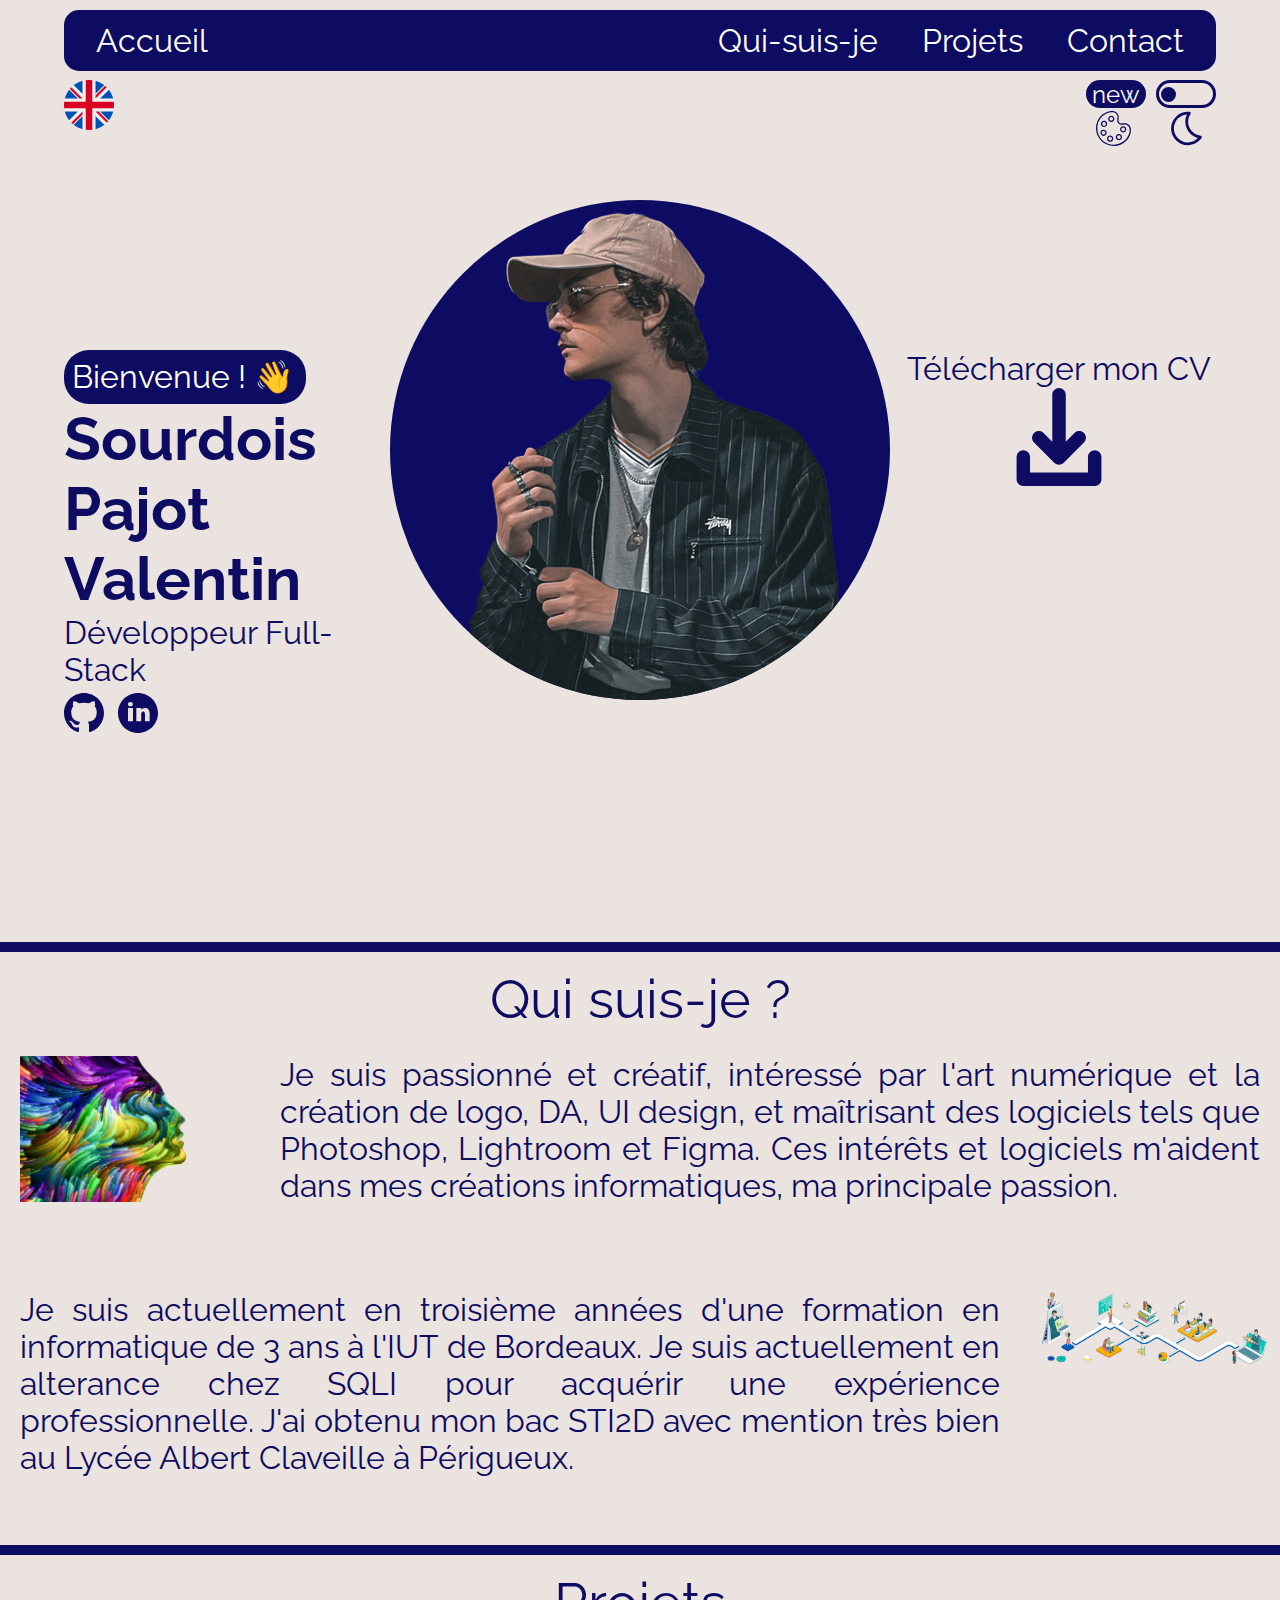
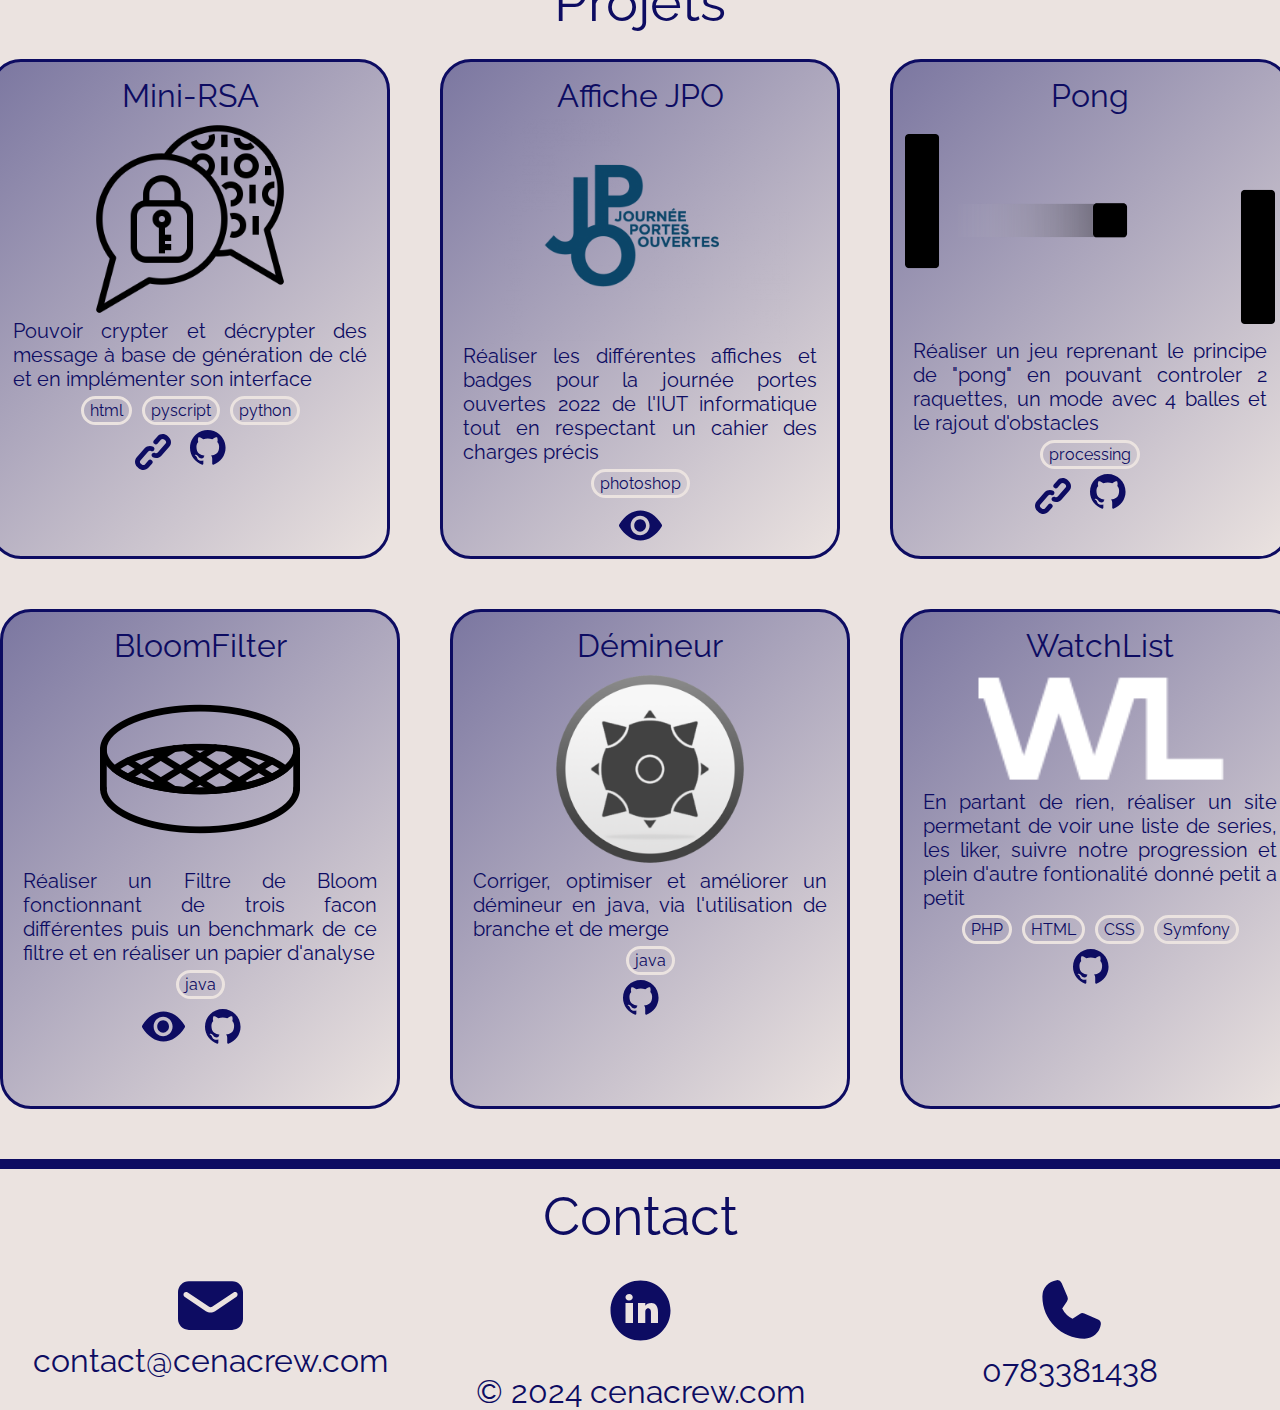
<file: index.html>
<!DOCTYPE html>
<html lang="fr">
<head>
    <meta charset="utf-8">
    <meta name="viewport" content="initial-scale=1, width=device-width">
    <title>Portfolio</title>
    <meta name="description" content="">
	<link rel="icon" href="./files/img/pp.ico">
    <link rel="stylesheet" href="./global.css" />
    <link rel="stylesheet" href="./index.css" />
    <link rel="stylesheet" href="https://fonts.googleapis.com/css2?family=Raleway:wght@400;500;600;700&display=swap" />
</head>

<body>
    <div class="content">
		<!---Accueil-->
		<div id="accueil">
		
			<!---Menu-->
			<div class="navv">
				<ul>
					<li class="m"><a href="#accueil">Accueil</a></li>
					<div>
						<li class="m"><a href="#QSJ">Qui-suis-je</a></li>
						<li class="m"><a href="#projets">Projets</a></li>
						<li class="m"><a href="#contact">Contact</a></li>
					</div>
				</ul>
			</div>
		
			

			<!---Features-->
			<div class="features">
				<img id="uk" alt="UK Flag" src="./files/img/uk.png">
				<div class="settings">
					<div class="colors">
						<p class="s-button s">new</p>
						<svg width="35px" id="palette" viewBox="0 0 324.99 324.99">
							<path  class="svg" d="M307.6,129.885c-11.453-11.447-23.783-16.778-38.805-16.778c-6.189,0-12.056,0.858-17.729,1.688
								c-5.094,0.745-9.905,1.449-14.453,1.45c-8.27,0-14.197-2.397-19.82-8.017c-10.107-10.101-8.545-20.758-6.569-34.25
								c2.357-16.096,5.291-36.127-15.101-56.508C183.578,5.932,167.848,0.081,148.372,0.081c-37.296,0-78.367,21.546-99.662,42.829
								C17.398,74.205,0.1,115.758,0,159.917c-0.1,44.168,17.018,85.656,48.199,116.82c31.077,31.061,72.452,48.168,116.504,48.171
								c0.005,0,0.007,0,0.013,0c44.315,0,86.02-17.289,117.428-48.681c17.236-17.226,32.142-44.229,38.9-70.471
								C329.291,173.738,324.517,146.793,307.6,129.885z M309.424,202.764c-6.16,23.915-20.197,49.42-35.763,64.976
								c-29.145,29.129-67.833,45.17-108.946,45.169c-0.002,0-0.009,0-0.011,0c-40.849-0.003-79.211-15.863-108.023-44.659
								C27.777,239.36,11.908,200.896,12,159.944c0.092-40.962,16.142-79.512,45.191-108.545c19.071-19.061,57.508-39.317,91.18-39.317
								c16.18,0,29.056,4.669,38.269,13.877c16.127,16.118,13.981,30.769,11.71,46.28c-2.067,14.116-4.41,30.115,9.96,44.478
								c7.871,7.866,16.864,11.529,28.304,11.528c5.421-0.001,10.895-0.802,16.189-1.576c5.248-0.768,10.676-1.562,15.992-1.562
								c7.938,0,18.557,1.508,30.322,13.267C317.724,156.971,313.562,186.699,309.424,202.764z"/>
							<path class="svg" d="M142.002,43.531c-1.109,0-2.233,0.065-3.342,0.192c-15.859,1.824-27.33,16.199-25.571,32.042
								c1.613,14.631,13.93,25.665,28.647,25.665c1.105,0,2.226-0.065,3.332-0.191c15.851-1.823,27.326-16.191,25.581-32.031
								C169.032,54.57,156.716,43.531,142.002,43.531z M143.7,89.317c-0.652,0.075-1.313,0.113-1.963,0.113
								c-8.59,0-15.778-6.441-16.721-14.985c-1.032-9.296,5.704-17.729,15.016-18.8c0.655-0.075,1.317-0.114,1.971-0.114
								c8.587,0,15.775,6.446,16.72,14.993C159.747,79.816,153.006,88.247,143.7,89.317z"/>
							<path class="svg" d="M102.997,113.64c-1.72-7.512-6.261-13.898-12.784-17.984c-4.597-2.881-9.889-4.404-15.304-4.404
								c-10.051,0-19.254,5.079-24.618,13.587c-4.14,6.566-5.472,14.34-3.75,21.888c1.715,7.52,6.261,13.92,12.799,18.018
								c4.596,2.88,9.888,4.402,15.303,4.402c10.051,0,19.255-5.078,24.624-13.593C103.401,128.975,104.726,121.193,102.997,113.64z
								 M89.111,129.16c-3.153,5.001-8.563,7.986-14.469,7.986c-3.158,0-6.246-0.889-8.93-2.57c-3.817-2.393-6.471-6.128-7.472-10.518
								c-1.008-4.417-0.227-8.97,2.2-12.819c3.153-5.001,8.562-7.987,14.468-7.987c3.158,0,6.246,0.89,8.933,2.573
								c3.806,2.384,6.454,6.11,7.458,10.493C92.312,120.743,91.534,125.306,89.111,129.16z"/>
							<path class="svg" d="M70.131,173.25c-3.275,0-6.516,0.557-9.63,1.654c-15.055,5.301-23.05,21.849-17.821,36.892
								c4.032,11.579,14.984,19.358,27.254,19.358c3.276,0,6.517-0.556,9.637-1.652c15.065-5.301,23.053-21.854,17.806-36.896
								C93.346,181.029,82.397,173.25,70.131,173.25z M75.589,218.182c-1.836,0.646-3.738,0.973-5.655,0.973
								c-7.168,0-13.566-4.543-15.921-11.302c-3.063-8.814,1.636-18.518,10.476-21.63c1.83-0.645,3.729-0.973,5.643-0.973
								c7.165,0,13.56,4.542,15.914,11.304C89.12,205.37,84.429,215.072,75.589,218.182z"/>
							<path class="svg" d="M140.817,229.415c-3.071-1.066-6.266-1.606-9.496-1.606c-12.307,0-23.328,7.804-27.431,19.429
								c-2.566,7.317-2.131,15.185,1.229,22.151c3.349,6.943,9.204,12.163,16.486,14.696c3.075,1.071,6.274,1.614,9.51,1.614
								c12.3,0,23.314-7.811,27.409-19.439c2.574-7.31,2.143-15.175-1.216-22.145C153.958,237.165,148.103,231.945,140.817,229.415z
								 M147.206,262.275c-2.407,6.834-8.873,11.425-16.091,11.425c-1.888,0-3.759-0.318-5.563-0.947c-4.253-1.48-7.67-4.524-9.623-8.575
								c-1.965-4.074-2.219-8.68-0.718-12.957c2.408-6.825,8.883-11.411,16.11-11.411c1.888,0,3.759,0.317,5.561,0.942
								c4.248,1.475,7.663,4.52,9.616,8.573C148.46,253.399,148.711,257.998,147.206,262.275z"/>
							<path class="svg" d="M212.332,213.811c-5.466,0-10.81,1.55-15.448,4.479c-13.525,8.521-17.652,26.427-9.193,39.927
								c5.315,8.445,14.463,13.488,24.469,13.488c5.458,0,10.796-1.545,15.434-4.464c13.541-8.507,17.663-26.419,9.19-39.926
								C231.486,218.86,222.345,213.811,212.332,213.811z M221.205,257.082c-2.725,1.715-5.853,2.622-9.045,2.622
								c-5.857,0-11.207-2.946-14.307-7.87c-4.947-7.896-2.513-18.39,5.433-23.395c2.724-1.72,5.852-2.629,9.047-2.629
								c5.854,0,11.192,2.944,14.283,7.878C231.577,241.597,229.151,252.09,221.205,257.082z"/>
							<path class="svg" d="M255.384,141.998c-1.06-0.117-2.134-0.176-3.194-0.176c-14.772,0-27.174,11.068-28.846,25.747
								c-0.876,7.698,1.297,15.266,6.118,21.311c4.812,6.03,11.686,9.821,19.369,10.676c1.053,0.114,2.12,0.173,3.175,0.173
								c14.754,0,27.164-11.067,28.869-25.748c0.886-7.688-1.277-15.247-6.091-21.288C269.97,146.651,263.082,142.853,255.384,141.998z
								 M268.955,172.602c-1.001,8.624-8.287,15.127-16.948,15.127c-0.621,0-1.251-0.034-1.86-0.101c-4.48-0.498-8.494-2.712-11.303-6.231
								c-2.819-3.534-4.089-7.963-3.575-12.47c0.98-8.611,8.255-15.104,16.922-15.104c0.623,0,1.256,0.035,1.875,0.104
								c4.498,0.499,8.523,2.717,11.334,6.244C268.209,163.697,269.472,168.114,268.955,172.602z"/>
						</svg>
					</div>
					
					<!---DarkMode-->
					<div class="darkmode">
						<label class="switch s-button">
							<input type="checkbox" onclick="DMFunction()">
							<span class="slider round"></span>
						</label>
						<svg width="35px" viewBox="0 0 512 512">
							<path id="moon" class="svg" d="m275.4,500.7c-135,0-244.7-109.8-244.7-244.7 1.06581e-14-134.9 109.8-244.7 244.7-244.7 8.2,0 16.4,0.4 24.6,1.2 7.2,0.7 13.5,5.2 16.5,11.7s2.4,14.2-1.6,20.2c-23,33.8-35.2,73.3-35.2,114.2 0,105 78.7,192.2 183.2,202.6 7.2,0.7 13.5,5.2 16.5,11.7 3.1,6.5 2.4,14.2-1.6,20.2-45.8,67.4-121.4,107.6-202.4,107.6zm-12.5-448c-106.5,6.5-191.2,95.2-191.2,203.3 1.42109e-14,112.3 91.4,203.7 203.7,203.7 56.4,0 109.6-23.4 147.8-63.7-46.2-11.7-88.1-36.8-120.8-72.6-41.1-45.2-63.8-103.6-63.8-164.6 0.1-37.1 8.4-73.2 24.3-106.1z"/>
						</svg>
					</div>		
				</div>	
			</div>
		
			<script>
				function DMFunction() {
				   var element = document.body;
				   element.classList.toggle("dark-mode");
				}
			</script>
		
			<div class="center">
				<!---Profil-->
				<section id="profil">
					<p id="bvn" class="m">Bienvenue ! 👋</p>
					<h1 class="text xl">Sourdois Pajot Valentin</h1>
					<p class="text m">Développeur Full-Stack</p>
					<a href="https://github.com/cenacrew" target="_blank"><svg width="45px" viewBox="0 0 27 27">
						<path id="github" class="svg" d="M12 0c-6.626 0-12 5.373-12 12 0 5.302 3.438 9.8 8.207 11.387.599.111.793-.261.793-.577v-2.234c-3.338.726-4.033-1.416-4.033-1.416-.546-1.387-1.333-1.756-1.333-1.756-1.089-.745.083-.729.083-.729 1.205.084 1.839 1.237 1.839 1.237 1.07 1.834 2.807 1.304 3.492.997.107-.775.418-1.305.762-1.604-2.665-.305-5.467-1.334-5.467-5.931 0-1.311.469-2.381 1.236-3.221-.124-.303-.535-1.524.117-3.176 0 0 1.008-.322 3.301 1.23.957-.266 1.983-.399 3.003-.404 1.02.005 2.047.138 3.006.404 2.291-1.552 3.297-1.23 3.297-1.23.653 1.653.242 2.874.118 3.176.77.84 1.235 1.911 1.235 3.221 0 4.609-2.807 5.624-5.479 5.921.43.372.823 1.102.823 2.222v3.293c0 .319.192.694.801.576 4.765-1.589 8.199-6.086 8.199-11.386 0-6.627-5.373-12-12-12z"/>
					</svg></a>
					<a href="https://www.linkedin.com/in/valentin-sourdois-pajot/" target="_blank"><svg width="50px" viewBox="0 0 30 30">
						<path class="svg linkedin" d="M15,3C8.373,3,3,8.373,3,15c0,6.627,5.373,12,12,12s12-5.373,12-12C27,8.373,21.627,3,15,3z M10.496,8.403c0.842,0,1.403,0.561,1.403,1.309c0,0.748-0.561,1.309-1.496,1.309C9.561,11.022,9,10.46,9,9.712C9,8.964,9.561,8.403,10.496,8.403z M12,20H9v-8h3V20z M22,20h-2.824v-4.372c0-1.209-0.753-1.488-1.035-1.488s-1.224,0.186-1.224,1.488c0,0.186,0,4.372,0,4.372H14v-8h2.918v1.116C17.294,12.465,18.047,12,19.459,12C20.871,12,22,13.116,22,15.628V20z"/>
					</svg></a>
				</section>
			
			
			
				<!---Cercle centrale-->
				<div class="carousel">
					<div class="mid">
						<img id="photo" alt="ma photo" src="./files/img/pp.png">
					</div>
					<div class="skill-icons">
			
					</div>
				</div>
			
				<!---CV-->
				<div class="cv">
					<p class="text m">Télécharger mon CV</p>
					<a href="./files/pdf/CV.pdf" target="_blank"><svg width="100px" viewBox="0 0 1000 1000" xml:space="preserve">
						<path path id="dl" class="svg" d="M924.3,700.4v222.3c0,37.3-30.2,67.4-67.4,67.4H143c-37.2,0-67.4-30.1-67.4-67.4V700.4c0-37.2,30.2-67.4,67.4-67.4c37.2,0,67.4,30.2,67.4,67.4v154.9h579.2V700.4c0-37.2,30.2-67.4,67.4-67.4C894.2,633,924.3,663.2,924.3,700.4z M452.4,758.1c13.2,13.2,30.4,19.7,47.6,19.7c17.3,0,34.5-6.6,47.7-19.7l202-202c26.4-26.3,26.4-68.9,0-95.2c-26.3-26.3-69-26.3-95.2,0l-87,87.1V77.4c0-37.2-30.1-67.4-67.4-67.4c-37.2,0-67.4,30.2-67.4,67.4v470.6l-87.1-87.1c-26.3-26.3-69-26.3-95.2,0c-26.3,26.3-26.3,69,0,95.2L452.4,758.1z"/>
					</svg></a>
			
				</div>
			</div>
		</div>
		
		<!---Séparator-->
		<div class="separator">

		<!---Qui-suis-je-->
		<div id="QSJ">
			<p id="QSJTitle" class="title text l">Qui suis-je ?</p>
			<div class="QSJContent">		
				<img id="creation" alt="illustration creation" src="./files/img/creation.png">
				<p id="firstP" class="text m para">Je suis passionné et créatif, intéressé par l'art numérique et la création de logo, DA, UI design, et maîtrisant des logiciels tels que Photoshop,
					Lightroom et Figma. Ces intérêts et logiciels m'aident dans mes créations informatiques, ma principale passion.</p>
				<br>
				<p id="secondP" class="text m para">Je suis actuellement en troisième années d'une formation en informatique de 3 ans à 
					l'IUT de Bordeaux. Je suis actuellement en alterance chez SQLI pour acquérir une expérience professionnelle. J'ai obtenu mon bac STI2D avec
					mention très bien au Lycée Albert Claveille à Périgueux.</p>
				<img id="formation" alt="illustration formation" src="./files/img/formation.png">
			</div>				
		</div>


		<!---Séparator-->
		<div class="separator">


		<!---Projets-->
		<div id="projets">
			<p id="projetsTitle" class="title text l">Projets</p>
			<div class="firstRow">
				<div class="card1 card">
					<p class="cardTitle">Mini-RSA</p>
					<img src="./files/img/miniRSA.png" class="illuprojets" id="illuRSA">
					<p class="cardDesc">Pouvoir crypter et décrypter des message à base de génération de clé et en implémenter son interface</p>
					<div class="tag">
						<p>html</p>
						<p>pyscript</p>
						<p>python</p>
					</div>
					<div class="link">
						<a href="https://mini-rsa.vercel.app" target="_blank"><svg width="36px" viewBox="0 0 283.842 283.842">
							<path class="svg" d="M265.117,22.764l-9.877-8.737c-23.003-20.398-58.227-18.283-78.618,4.726l-28.267,31.89
								c-6.38,7.199-5.717,18.251,1.479,24.637l2.653,2.354c7.221,6.402,18.239,5.741,24.646-1.481l28.265-31.889
								c6.305-7.107,17.227-7.761,24.338-1.466l9.865,8.752c7.113,6.303,7.783,17.223,1.469,24.334l-61.808,69.726
								c-5.231,5.911-13.791,7.505-20.816,3.875c-7.682-3.967-17.051-2.224-22.787,4.245l-0.482,0.544
								c-3.881,4.377-5.499,10.188-4.439,15.943c1.061,5.752,4.642,10.604,9.825,13.313c8.197,4.284,17.049,6.358,25.814,6.358
								c15.532,0,30.795-6.512,41.67-18.775l61.804-69.718C290.219,78.417,288.099,43.148,265.117,22.764z"/>
							<path class="svg" d="M133.998,208.581l-2.659-2.356c-7.204-6.383-18.259-5.712-24.64,1.489l-28.254,31.886
								c-6.308,7.105-17.222,7.764-24.327,1.473l-9.879-8.764c-7.115-6.301-7.783-17.212-1.467-24.325l61.806-69.721
								c5.124-5.787,13.555-7.442,20.504-4.028c7.986,3.924,17.683,2.016,23.595-4.656l0.222-0.25c3.798-4.288,5.396-9.979,4.386-15.614
								c-1.01-5.636-4.484-10.417-9.533-13.119c-22.828-12.22-50.769-7.22-67.947,12.165l-61.81,69.707v0.001
								c-20.371,22.978-18.252,58.246,4.726,78.622l9.877,8.749c10.583,9.383,23.77,13.992,36.913,13.992
								c15.394,0,30.724-6.327,41.718-18.724l28.258-31.886C141.88,226.003,141.224,214.987,133.998,208.581z"/>
						</svg></a>
						<a href="https://github.com/cenacrew/miniRSA" target="_blank"><svg width="40px" viewBox="0 0 27 27">
							<path id="github" class="svg" d="M12 0c-6.626 0-12 5.373-12 12 0 5.302 3.438 9.8 8.207 11.387.599.111.793-.261.793-.577v-2.234c-3.338.726-4.033-1.416-4.033-1.416-.546-1.387-1.333-1.756-1.333-1.756-1.089-.745.083-.729.083-.729 1.205.084 1.839 1.237 1.839 1.237 1.07 1.834 2.807 1.304 3.492.997.107-.775.418-1.305.762-1.604-2.665-.305-5.467-1.334-5.467-5.931 0-1.311.469-2.381 1.236-3.221-.124-.303-.535-1.524.117-3.176 0 0 1.008-.322 3.301 1.23.957-.266 1.983-.399 3.003-.404 1.02.005 2.047.138 3.006.404 2.291-1.552 3.297-1.23 3.297-1.23.653 1.653.242 2.874.118 3.176.77.84 1.235 1.911 1.235 3.221 0 4.609-2.807 5.624-5.479 5.921.43.372.823 1.102.823 2.222v3.293c0 .319.192.694.801.576 4.765-1.589 8.199-6.086 8.199-11.386 0-6.627-5.373-12-12-12z"/>
						</svg></a>
					</div>
				</div>
				<div class="card2  card">
					<p class="cardTitle">Affiche JPO</p>
					<img src="./files/img/JPO.png" class="wip" id="illuJPO">
					<p class="cardDesc">Réaliser les différentes affiches et badges pour la journée portes ouvertes 2022 de l'IUT informatique tout en respectant un cahier des charges précis</p>
					<div class="tag">
						<p>photoshop</p>
					</div>
					<a href="./files/pdf/presJPO.pdf" target="_blank"><svg width="45px" viewBox="0 0 512 512">
						<path class="svg" d="m251.6,185.7c-36.9,0-67,31.5-67,70.3 0,38.7 30,70.3 67,70.3 36.9,0 67-31.5 67-70.3 0-38.7-30.1-70.3-67-70.3z"/>
      					<path class="svg" d="m251.6,367.1c-59.4,0-107.8-49.8-107.8-111.1 0-61.3 48.4-111.1 107.8-111.1s107.8,49.8 107.8,111.1c0,61.3-48.4,111.1-107.8,111.1zm246.3-121.9c-63.8-102.4-149.8-158.8-241.9-158.8-92.1,0-178.1,56.4-241.9,158.8-4.1,6.6-4.1,15 0,21.6 63.8,102.4 149.8,158.8 241.9,158.8 92.1,0 178-56.4 241.9-158.8 4.1-6.6 4.1-15 0-21.6z"/>  
					</svg></a>
				</div>
				<div class="card3  card">
					<p class="cardTitle">Pong</p>
					<img src="./files/img/pong.png" class="wip" id="illuPong">
					<p class="cardDesc">Réaliser un jeu reprenant le principe de "pong" en pouvant controler 2 raquettes, un mode avec 4 balles et le rajout d'obstacles</p>
					<div class="tag">
						<p>processing</p>
					</div>
					<div class="link">
						<a href="/WIP" target="_blank"><svg width="36px" viewBox="0 0 283.842 283.842">
							<path class="svg" d="M265.117,22.764l-9.877-8.737c-23.003-20.398-58.227-18.283-78.618,4.726l-28.267,31.89
								c-6.38,7.199-5.717,18.251,1.479,24.637l2.653,2.354c7.221,6.402,18.239,5.741,24.646-1.481l28.265-31.889
								c6.305-7.107,17.227-7.761,24.338-1.466l9.865,8.752c7.113,6.303,7.783,17.223,1.469,24.334l-61.808,69.726
								c-5.231,5.911-13.791,7.505-20.816,3.875c-7.682-3.967-17.051-2.224-22.787,4.245l-0.482,0.544
								c-3.881,4.377-5.499,10.188-4.439,15.943c1.061,5.752,4.642,10.604,9.825,13.313c8.197,4.284,17.049,6.358,25.814,6.358
								c15.532,0,30.795-6.512,41.67-18.775l61.804-69.718C290.219,78.417,288.099,43.148,265.117,22.764z"/>
							<path class="svg" d="M133.998,208.581l-2.659-2.356c-7.204-6.383-18.259-5.712-24.64,1.489l-28.254,31.886
								c-6.308,7.105-17.222,7.764-24.327,1.473l-9.879-8.764c-7.115-6.301-7.783-17.212-1.467-24.325l61.806-69.721
								c5.124-5.787,13.555-7.442,20.504-4.028c7.986,3.924,17.683,2.016,23.595-4.656l0.222-0.25c3.798-4.288,5.396-9.979,4.386-15.614
								c-1.01-5.636-4.484-10.417-9.533-13.119c-22.828-12.22-50.769-7.22-67.947,12.165l-61.81,69.707v0.001
								c-20.371,22.978-18.252,58.246,4.726,78.622l9.877,8.749c10.583,9.383,23.77,13.992,36.913,13.992
								c15.394,0,30.724-6.327,41.718-18.724l28.258-31.886C141.88,226.003,141.224,214.987,133.998,208.581z"/>
						</svg></a>
						<a href="https://github.com/cenacrew/pong" target="_blank"><svg width="40px" viewBox="0 0 27 27">
							<path id="github" class="svg" d="M12 0c-6.626 0-12 5.373-12 12 0 5.302 3.438 9.8 8.207 11.387.599.111.793-.261.793-.577v-2.234c-3.338.726-4.033-1.416-4.033-1.416-.546-1.387-1.333-1.756-1.333-1.756-1.089-.745.083-.729.083-.729 1.205.084 1.839 1.237 1.839 1.237 1.07 1.834 2.807 1.304 3.492.997.107-.775.418-1.305.762-1.604-2.665-.305-5.467-1.334-5.467-5.931 0-1.311.469-2.381 1.236-3.221-.124-.303-.535-1.524.117-3.176 0 0 1.008-.322 3.301 1.23.957-.266 1.983-.399 3.003-.404 1.02.005 2.047.138 3.006.404 2.291-1.552 3.297-1.23 3.297-1.23.653 1.653.242 2.874.118 3.176.77.84 1.235 1.911 1.235 3.221 0 4.609-2.807 5.624-5.479 5.921.43.372.823 1.102.823 2.222v3.293c0 .319.192.694.801.576 4.765-1.589 8.199-6.086 8.199-11.386 0-6.627-5.373-12-12-12z"/>
						</svg></a>
					</div>
				</div>
			</div>
			<div class="secondRow">
				<div class="card4  card">
					<p class="cardTitle">BloomFilter</p>
					<img src="./files/img/Bloom.png" class="wip" id="illuBloom">
					<p class="cardDesc">Réaliser un Filtre de Bloom fonctionnant de trois facon différentes puis un benchmark de ce filtre et en réaliser un papier d'analyse</p>
					<div class="tag">
						<p>java</p>
					</div>
					<div class="link">
					<a href="./files/pdf/RapportBloomFilter.pdf" target="_blank"><svg width="45px" viewBox="0 0 512 512">
						<path class="svg" d="m251.6,185.7c-36.9,0-67,31.5-67,70.3 0,38.7 30,70.3 67,70.3 36.9,0 67-31.5 67-70.3 0-38.7-30.1-70.3-67-70.3z"/>
      					<path class="svg" d="m251.6,367.1c-59.4,0-107.8-49.8-107.8-111.1 0-61.3 48.4-111.1 107.8-111.1s107.8,49.8 107.8,111.1c0,61.3-48.4,111.1-107.8,111.1zm246.3-121.9c-63.8-102.4-149.8-158.8-241.9-158.8-92.1,0-178.1,56.4-241.9,158.8-4.1,6.6-4.1,15 0,21.6 63.8,102.4 149.8,158.8 241.9,158.8 92.1,0 178-56.4 241.9-158.8 4.1-6.6 4.1-15 0-21.6z"/>  
					</svg></a>
					<a href="https://github.com/cenacrew/BloomFilter" target="_blank"><svg width="40px" viewBox="0 0 27 27">
							<path id="github" class="svg" d="M12 0c-6.626 0-12 5.373-12 12 0 5.302 3.438 9.8 8.207 11.387.599.111.793-.261.793-.577v-2.234c-3.338.726-4.033-1.416-4.033-1.416-.546-1.387-1.333-1.756-1.333-1.756-1.089-.745.083-.729.083-.729 1.205.084 1.839 1.237 1.839 1.237 1.07 1.834 2.807 1.304 3.492.997.107-.775.418-1.305.762-1.604-2.665-.305-5.467-1.334-5.467-5.931 0-1.311.469-2.381 1.236-3.221-.124-.303-.535-1.524.117-3.176 0 0 1.008-.322 3.301 1.23.957-.266 1.983-.399 3.003-.404 1.02.005 2.047.138 3.006.404 2.291-1.552 3.297-1.23 3.297-1.23.653 1.653.242 2.874.118 3.176.77.84 1.235 1.911 1.235 3.221 0 4.609-2.807 5.624-5.479 5.921.43.372.823 1.102.823 2.222v3.293c0 .319.192.694.801.576 4.765-1.589 8.199-6.086 8.199-11.386 0-6.627-5.373-12-12-12z"/>
					</svg></a>
					</div>
				</div>
				<div class="card5  card">
				<p class="cardTitle">Démineur</p>
					<img src="./files/img/demineur.png" class="wip" id="illuDemineur">
					<p class="cardDesc">Corriger, optimiser et améliorer un démineur en java, via l'utilisation de branche et de merge</p>
					<div class="tag">
						<p>java</p>
					</div>
					<div class="link">
					<a href="https://github.com/cenacrew/DemineurProject" target="_blank"><svg width="40px" viewBox="0 0 27 27">
							<path id="github" class="svg" d="M12 0c-6.626 0-12 5.373-12 12 0 5.302 3.438 9.8 8.207 11.387.599.111.793-.261.793-.577v-2.234c-3.338.726-4.033-1.416-4.033-1.416-.546-1.387-1.333-1.756-1.333-1.756-1.089-.745.083-.729.083-.729 1.205.084 1.839 1.237 1.839 1.237 1.07 1.834 2.807 1.304 3.492.997.107-.775.418-1.305.762-1.604-2.665-.305-5.467-1.334-5.467-5.931 0-1.311.469-2.381 1.236-3.221-.124-.303-.535-1.524.117-3.176 0 0 1.008-.322 3.301 1.23.957-.266 1.983-.399 3.003-.404 1.02.005 2.047.138 3.006.404 2.291-1.552 3.297-1.23 3.297-1.23.653 1.653.242 2.874.118 3.176.77.84 1.235 1.911 1.235 3.221 0 4.609-2.807 5.624-5.479 5.921.43.372.823 1.102.823 2.222v3.293c0 .319.192.694.801.576 4.765-1.589 8.199-6.086 8.199-11.386 0-6.627-5.373-12-12-12z"/>
					</svg></a>
					</div>

				</div>
				<div class="card6  card">
				<p class="cardTitle">WatchList</p>
					<img src="./files/img/watchlist.png" class="wip" id="illuWatchlist">
					<p class="cardDesc">En partant de rien, réaliser un site permetant de voir une liste de series, les liker, suivre notre progression et plein d'autre fontionalité donné petit a petit</p>
					<div class="tag">
						<p>PHP</p>
						<p>HTML</p>
						<p>CSS</p>
						<p>Symfony</p>
					</div>
					<div class="link">
					<a href="https://gitlab-ce.iut.u-bordeaux.fr/lecopeaux/e7-dev-app" target="_blank"><svg width="40px" viewBox="0 0 27 27">
							<path id="github" class="svg" d="M12 0c-6.626 0-12 5.373-12 12 0 5.302 3.438 9.8 8.207 11.387.599.111.793-.261.793-.577v-2.234c-3.338.726-4.033-1.416-4.033-1.416-.546-1.387-1.333-1.756-1.333-1.756-1.089-.745.083-.729.083-.729 1.205.084 1.839 1.237 1.839 1.237 1.07 1.834 2.807 1.304 3.492.997.107-.775.418-1.305.762-1.604-2.665-.305-5.467-1.334-5.467-5.931 0-1.311.469-2.381 1.236-3.221-.124-.303-.535-1.524.117-3.176 0 0 1.008-.322 3.301 1.23.957-.266 1.983-.399 3.003-.404 1.02.005 2.047.138 3.006.404 2.291-1.552 3.297-1.23 3.297-1.23.653 1.653.242 2.874.118 3.176.77.84 1.235 1.911 1.235 3.221 0 4.609-2.807 5.624-5.479 5.921.43.372.823 1.102.823 2.222v3.293c0 .319.192.694.801.576 4.765-1.589 8.199-6.086 8.199-11.386 0-6.627-5.373-12-12-12z"/>
					</svg></a>
					</div>

				</div>
		</div>

		<!---Séparator-->
		<div class="separator">

		<!---Contact-->
		<div id="contact">
			<p id="contactTitle" class="title text l">Contact</p>
			<div class="contactInfo">
				<div class="mail">
					<div class="mail1">
						<a href="mailto:valetnina.sp@gmail.com"><svg viewBox="0 0 24 24" width="65px">
							<path id="mail" class="svg" d="M20,3H4C1.8,3,0,4.8,0,7v10c0,2.2,1.8,4,4,4h16c2.2,0,4-1.8,4-4V7C24,4.8,22.2,3,20,3z M21.6,8.8l-7.9,5.3   c-0.5,0.3-1.1,0.5-1.7,0.5s-1.2-0.2-1.7-0.5L2.4,8.8C2,8.5,1.9,7.9,2.2,7.4C2.5,7,3.1,6.9,3.6,7.2l7.9,5.3c0.3,0.2,0.8,0.2,1.1,0   l7.9-5.3c0.5-0.3,1.1-0.2,1.4,0.3C22.1,7.9,22,8.5,21.6,8.8z"/>
						</svg></a>
					</div>
					<p class="text m mail2">contact@cenacrew.com</p>
				</div>

				<div class="linkedincontact">
					<div class="l1">
						<a href="https://www.linkedin.com/in/valentin-sourdois-pajot/" target="_blank"><svg width="75px" viewBox="0 0 30 30">
							<path class="svg linkedin" d="M15,3C8.373,3,3,8.373,3,15c0,6.627,5.373,12,12,12s12-5.373,12-12C27,8.373,21.627,3,15,3z M10.496,8.403c0.842,0,1.403,0.561,1.403,1.309c0,0.748-0.561,1.309-1.496,1.309C9.561,11.022,9,10.46,9,9.712C9,8.964,9.561,8.403,10.496,8.403z M12,20H9v-8h3V20z M22,20h-2.824v-4.372c0-1.209-0.753-1.488-1.035-1.488s-1.224,0.186-1.224,1.488c0,0.186,0,4.372,0,4.372H14v-8h2.918v1.116C17.294,12.465,18.047,12,19.459,12C20.871,12,22,13.116,22,15.628V20z"/>
						</svg></a>
					</div>
				</div>

				<div class="phone">
					<div class="tel1">
						<a href="tel:+33783381438"><svg viewBox="0 0 256 256" width="75px">
							<path id="phone" class="svg" d="M222,158.4l-46.9-20a15.6,15.6,0,0,0-15.1,1.3l-25.1,16.7a76.5,76.5,0,0,1-35.2-35h0L116.3,96a15.9,15.9,0,0,0,1.4-15.1L97.6,34a16.3,16.3,0,0,0-16.7-9.6A56.2,56.2,0,0,0,32,80c0,79.4,64.6,144,144,144a56.2,56.2,0,0,0,55.6-48.9A16.3,16.3,0,0,0,222,158.4Z"/>
						</svg></a>
					</div>
					<p class="text m tel2" >0783381438</p>
				</div>
			</div>
	</div>
	<!---Footer-->
	<footer class="main-footer">
		<div class="footer-wrapper">
			<p class="text m copyright"> © 2024 cenacrew.com</p>
		</div>
	</footer>

</body>

</html>
</file>
<file: global.css>
:root {
    /* fonts */
    --font-raleway: Raleway;
    --font-family-raleway: Raleway;
  
    /* Colors */
    --color-1: #EBE3E0;
    --color-2: #0d0c62;
    --color-1-t: #EBE3E0;
    --color-2-t: #0d0c62;
    --color-accent-1: #ffffff;

    /* font sizes */
    --font-size-xs: 20px;
    --font-size-s: 24px;
    --font-size-m: 32px;
    --font-size-l: 54px;
    --font-size-xl: 60px;
  

    /* border radiuses */
    --br-sm: 20px;
    --br-md: 30px;
    --br-lg: 38px;
}

* {
    margin: 0;
    padding: 0;
    box-sizing: border-box;
}


/*Custom Scrollbar*/
body::-webkit-scrollbar {
  width: 0.5em;
}

body::-webkit-scrollbar-track {
  -webkit-box-shadow: inset 0 0 6px rgba(0, 0, 0, 0.3);
}

body::-webkit-scrollbar-thumb {
  border-radius: 10px;
  background: var(--color-2);
}


/*======================
    404 page
=======================*/


.page_404{ 
  padding:40px 0; 
  background:#fff; 
  font-family: 'Arvo', serif;
}

.page_404  img{ 
  width:100%;
}

.four_zero_four_bg{
  background-image: url(https://cdn.dribbble.com/users/285475/screenshots/2083086/dribbble_1.gif);
  height: 400px;
  background-position: center;
}
 
 
.four_zero_four_bg h1{
  font-size:80px;
}
 
.four_zero_four_bg h3{
  font-size:80px;
}
			 
.link_404{			 
  color: #fff!important;
  padding: 10px 20px;
  background: #39ac31;
  margin: 20px 0;
  display: inline-block;
}

.contant_box_404{ 
  margin-top:-50px;
}
</file>
<file: index.css>
html{
    scroll-behavior: smooth;
}

body {
    font-family: 'Raleway', sans-serif;
    background: var(--color-1);
      
}

.s{
    font-size: var(--font-size-s);
}

.m{
    font-size: var(--font-size-m);
}

.l{
    font-size: var(--font-size-l);
}

.xl{
    font-size: var(--font-size-xl);
}


.accueil{
    display: flex;
    flex-direction: column;
    align-items: center;
    text-align: center;
    
}


.navv {
    position: fixed;
    background-color: var(--color-2);
    top: 10px;
    padding: 12px;
    width:90%;
    margin-left: 5%;
    border-radius: 15px;
    
}

.navv > ul {
    display: flex;
    flex-direction: row;
    justify-content: space-between;
    list-style: none;
}



.navv > ul  li {
    display: inline-block;
    transition : all 0.3s ease 0s;
}

.navv li a {
    transition:all 0.3s ease 0s;
}

.navv > ul li:hover {
    transform: scale(1.08);
    
}

.navv a  {
    color: var(--color-accent-1);
    margin: 0 20px;
    text-decoration: none;
}

.navv:nth-child(1) {
    justify-self: flex-start;
}

.svg{
    fill:var(--color-2);
}

.features{
    margin-top: 80px;
    display:flex;
    align-items: flex-start;
    width:90%;
    margin-left: 5%;
    justify-content: space-between;
}



.features div img {
    width: 30px;
    height: 30px;
}

.features .settings {
    display: flex;
}

#palette{
    padding-left: 5px;
    width:20px;
    height: 35px;
}


.darkmode{
    display: flex;
    flex-direction: column;
    align-items: center;
    text-align: center;
}

.dark-mode{
    --color-1: var(--color-2-t);
    --color-2:var(--color-1-t);
    --color-accent-1: #000000;
}

.s-button {
    margin-bottom: 3px;
}

.colors{
    margin-right:10px;
}

.colors p {
    border-radius: 25px;
    background: var(--color-2);
    text-align: center;
    width: 60px;
    height: 28px;
    color: var(--color-accent-1);  
}


.text{
    color:var(--color-2);
}

.center {
    margin: auto;
    margin-top: 200px;
    width: 90%;
    display: flex;
    flex-direction: row;
    justify-content: space-between;
    margin-bottom: 200px;
}

#bvn {
    border-radius: 25px;
    background: var(--color-2);
    padding: 8px; 
    width: 242px;
    height: auto;
    color: var(--color-accent-1);  
}

#profil {
    flex: 1.2;
}

.carousel {
    flex: 2;
}

.cv {
    flex: 1.2;
    display: flex;
    flex-direction: column;
    align-items: center;
}

#profil img {
    height: 30px;
    width: 30px;
}

#photo{
    display:flex;
    width: 500px;
    background-color: var(--color-2);
    border-radius: 50%;
    margin: 0 auto;
    margin-top: -150px;
}

.separator{
    width: 100%;
    height: 10px;
    background: var(--color-2);
    margin-bottom: 50px;
}

.title{
    display: flex;
    flex-direction: column;
    align-items: center;
    text-align: center;
    padding: 25px;
}

.QSJContent{
    display: grid;
    grid-template-columns: repeat(5, 1fr);
    grid-template-rows: repeat(2, 1fr);
    grid-column-gap: 20px;
    grid-row-gap: 50px;
}

#creation { grid-area: 1 / 1 / 2 / 2; }
#firstP { grid-area: 1 / 2 / 2 / 6; }
#secondP { grid-area: 2 / 1 / 3 / 5; }
#formation { grid-area: 2 / 5 / 3 / 6; }

.para{
    text-align: justify;
    text-justify: auto;
    margin: 0 20px;
}

.firstRow {
    justify-content:center;
    display: grid;
    grid-template-columns: repeat(3, 1fr);
    grid-template-rows: 1fr;
    grid-column-gap: 50px;
    grid-row-gap: 0px;

}

.card1 { 
    grid-area: 1 / 1 / 2 / 2;
    margin-left:auto;
    margin-right:auto;
    display:flex;
    flex-direction: column;
    align-items: center;
}

.card2 { 
    grid-area: 1 / 2 / 2 / 3;
    margin-left:auto;
    margin-right:auto;
    display:flex;
    flex-direction: column;
    align-items: center;
 }
.card3 { 
    grid-area: 1 / 3 / 2 / 4; 
    margin-left:auto;
    margin-right:auto;
    display:flex;
    flex-direction: column;
    align-items: center;
}

.secondRow {
    margin-top:50px;
    margin-bottom:50px;
    display: grid;
    grid-template-columns: repeat(3, 1fr);
    grid-template-rows: 1fr;
    grid-column-gap: 50px;
    grid-row-gap: 0px;


}

.card4 { 
    grid-area: 1 / 1 / 2 / 2;
    margin-left:auto;
    margin-right:auto;
    display:flex;
    flex-direction: column;
    align-items: center;
}
.card5 { 
    grid-area: 1 / 2 / 2 / 3; 
    margin-left:auto;
    margin-right:auto;
    display:flex;
    flex-direction: column;
    align-items: center;
}
.card6 { 
    grid-area: 1 / 3 / 2 / 4; 
    margin-left:auto;
    margin-right:auto;
    display:flex;
    flex-direction: column;
    align-items: center;
}




div.firstRow>div{
    height:500px;
    width:400px;
    border-radius: 31px;
    background: var(--color-accent-1);
    background: linear-gradient(315deg, rgba(235,227,224,0.5) 0%, rgba(13,12,98,0.5) 100%);
    border-color:  var(--color-2) ; 
    border-style: solid;
}

div.secondRow>div{
    height:500px;
    width:400px;
    border-radius: 31px;
    background: var(--color-accent-1);
    background: linear-gradient(315deg, rgba(235,227,224,0.5) 0%, rgba(13,12,98,0.5) 100%);
    border-color:  var(--color-2) ; 
    border-style: solid;
}


.cardTitle{
    padding-top:15px;
    margin-bottom: 5px;
    font-size: var(--font-size-m);
    color: var(--color-2);
}

.cardDesc{
    text-align: justify;
    text-justify: auto;
    margin: 0 20px;
    font-size: var(--font-size-xs);
    color: var(--color-2);
}

.tag{
    display: flex;
    flex-direction: row;
    align-items: center;
    text-align: center;
    
}

.tag p{
    border-radius: 25px;
    border-style: solid;
    border-color:  var(--color-1) ;
    padding-top:2px;
    padding-bottom:2px;
    padding-left:6px;
    padding-right:6px;
    margin: 5px;
    color: var(--color-2);
}

.link a{
    margin-right:15px;
}

.contactInfo {
    
    display: grid;
    grid-template-columns: repeat(3, 1fr);
    grid-template-rows: repeat(2, 40px);
    grid-column-gap: 10px;
    grid-row-gap: 20px;
    }
    
.mail1 { 
    grid-area: 1 / 1 / 2 / 2; 
    display:flex;
    justify-content:center;}
.mail2 { 
    grid-area: 2 / 1 / 3 / 2; 
    display:flex;
    justify-content:center;}
.l1 { 
    grid-area: 1 / 2 / 2 / 3; 
    display:flex;
    justify-content:center;}
.tel1 { 
    grid-area: 1 / 3 / 2 / 4; 
    display:flex;
    justify-content:center;}
.tel2 { 
    grid-area: 2 / 3 / 3 / 4;
    display:flex;
    justify-content:center;}
     


.copyright{
    display:flex;
    justify-content:center;
}


#uk{
    width: 50px;
}

#moon{
    width: 50px;
}

#palette{
    width: 50px;
}

#download{
    width: 50px;
}

#formation{ 
    width: 95%;
}

#creation{
    margin-left: 20px;
    width: 70%;
}

.wip{
    width: 400px;
}

#illuRSA{
    width:200px;
}

#illuJPO{
    width:300px;
}

#illuPong{
    padding:15px;
}

#illuBloom{
    width:200px;
}

#illuDemineur{
    width:200px;
}

#illuWatchlist{
    width:250px;
}

#mail{ 
    width: 50px;
}
#phone{ 
    width: 50px;
}



/* The switch - the box around the slider */
.switch {
    position: relative;
    display: inline-block;
    width: 60px;
    height: 28px;
  }
  
  /* Hide default HTML checkbox */
  .switch input {
    opacity: 0;
    width: 0;
    height: 0;
  }
  
  /* The slider */
  .slider {
    border:solid;
    border-color: var(--color-2);
    position: absolute;
    cursor: pointer;
    top: 0;
    left: 0;
    right: 0;
    bottom: 0;
   
    -webkit-transition: .4s;
    transition: .4s;
  }
  
  .slider:before {
    position: absolute;
    content: "";
    height: 15px;
    width: 15px;
    left: 1.5px;
    bottom: 3px;
    background-color: var(--color-2);
    -webkit-transition: .4s;
    transition: .4s;
  }
  
 
  
  input:checked + .slider:before {
    -webkit-transform: translateX(32px);
    -ms-transform: translateX(32px);
    transform: translateX(32px);
  }
  
  /* Rounded sliders */
  .slider.round {
    border-radius: 34px;
  }
  
  .slider.round:before {
    border-radius: 50%;
  }
</file>
